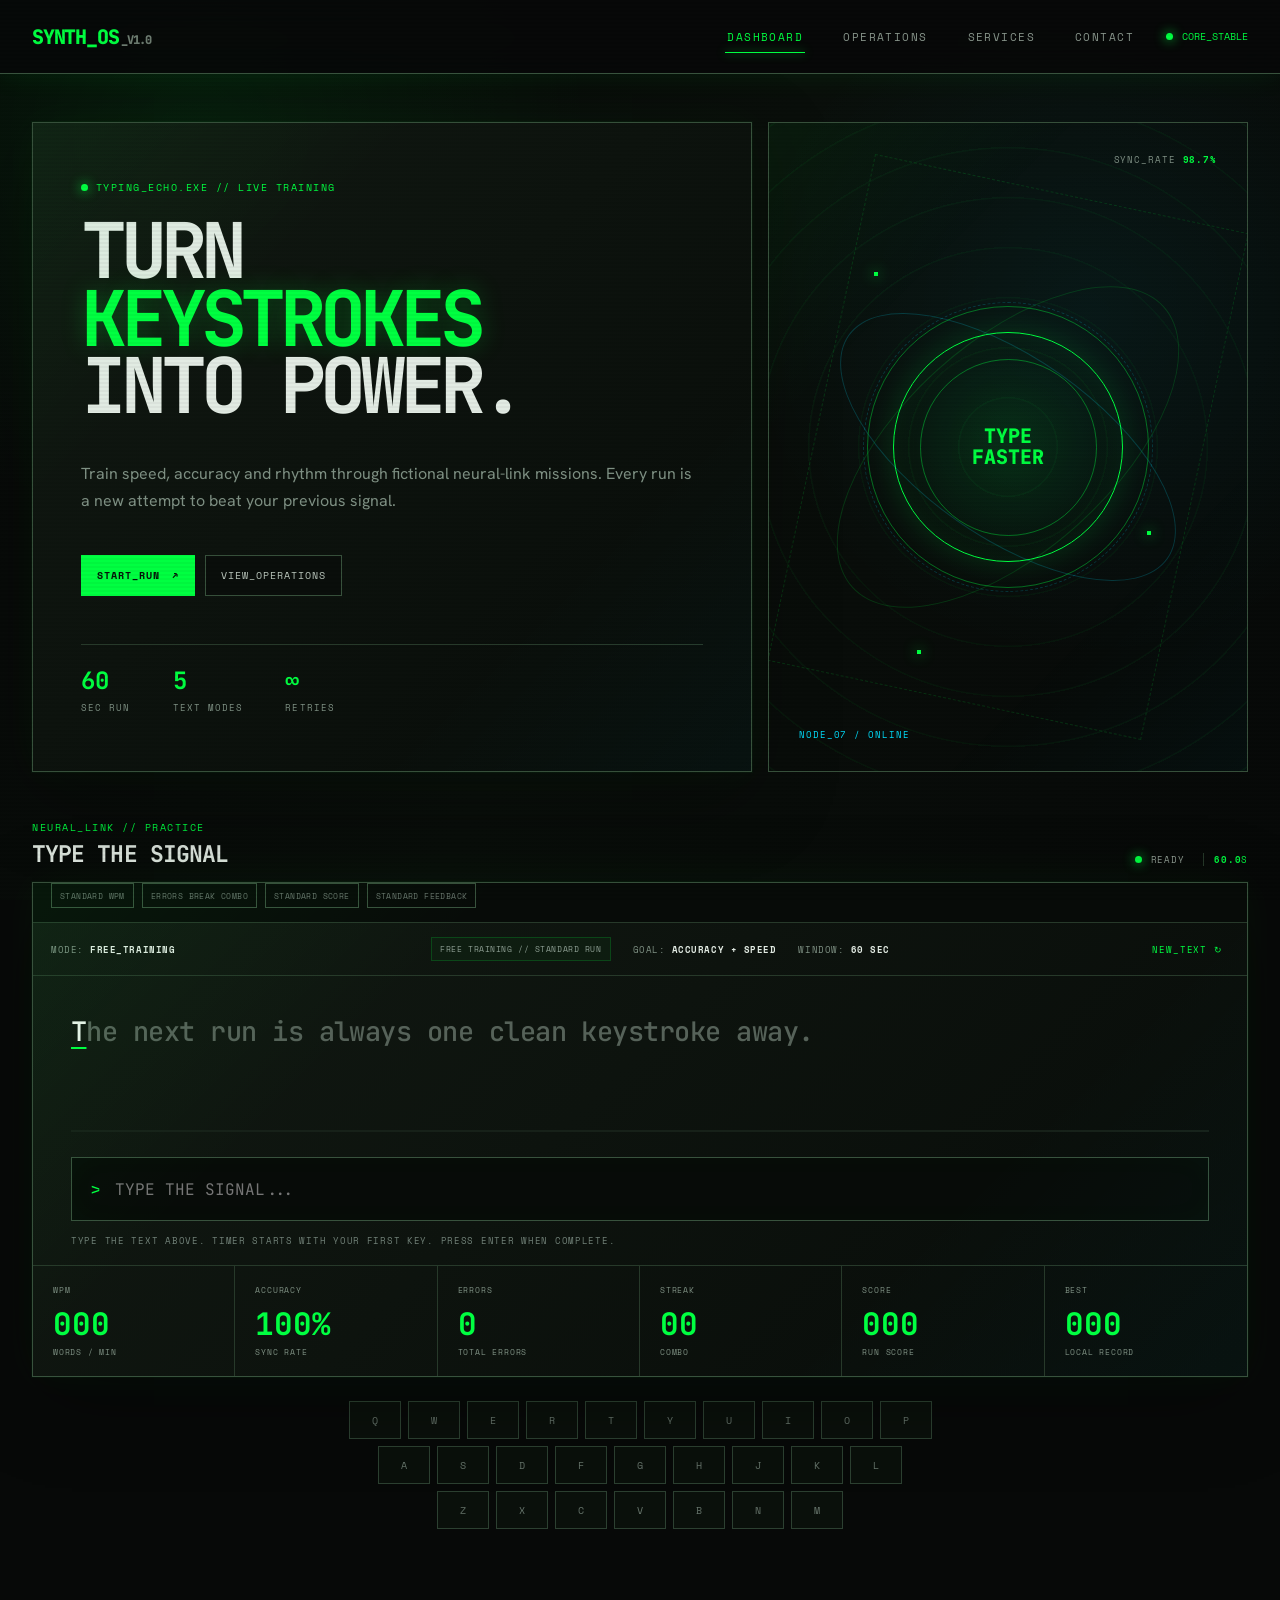
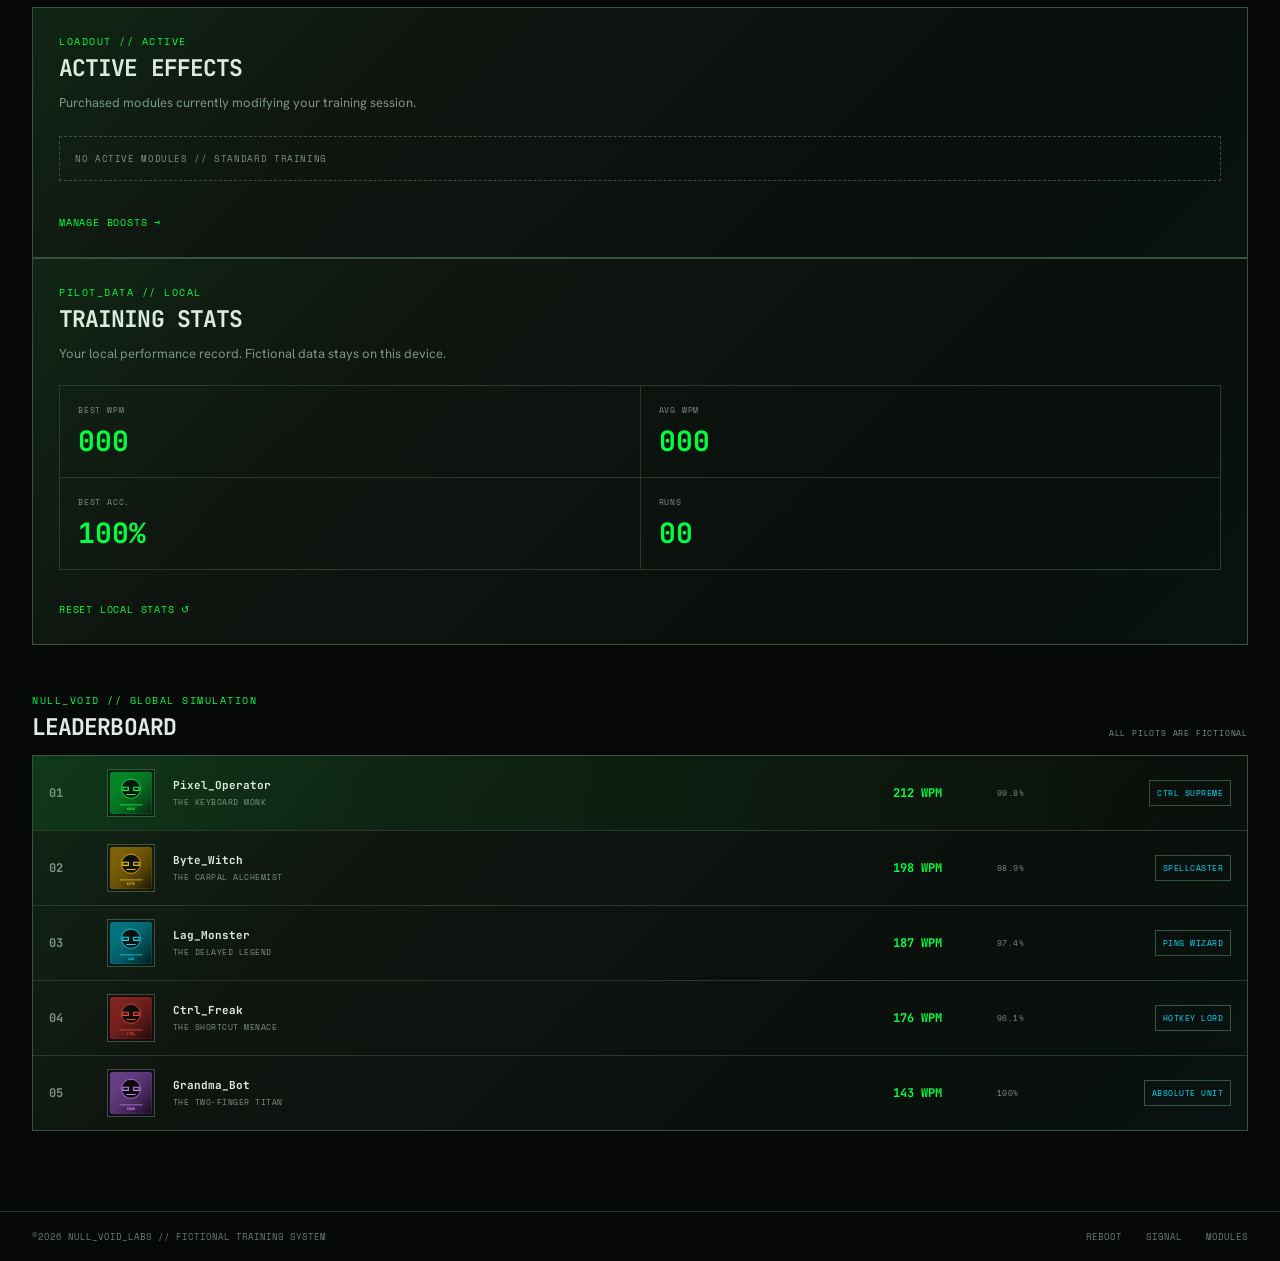
<file: index.html>
<!doctype html>
<html lang="en">
<head><meta charset="utf-8"><meta name="viewport" content="width=device-width,initial-scale=1"><meta name="description" content="SYNTH_OS — fictional gamified typing terminal."><title>SYNTH_OS // DASHBOARD</title><link rel="stylesheet" href="css/styles.css"></head>
<body data-page="dashboard">
<header class="site-header"><div class="header-inner"><a class="brand" href="index.html">SYNTH_OS<span>_V1.0</span></a><nav class="main-nav" aria-label="Primary navigation"><a class="nav-link active" href="index.html" aria-current="page">DASHBOARD</a><a class="nav-link" href="trabajos.html">OPERATIONS</a><a class="nav-link" href="servicios.html">SERVICES</a><a class="nav-link" href="contacto.html">CONTACT</a></nav><div class="header-status"><i></i>CORE_STABLE</div><button class="mobile-nav-toggle" type="button" aria-expanded="false" aria-controls="mobile-menu">MENU</button></div></header>
<nav class="mobile-menu" id="mobile-menu" aria-label="Mobile navigation"><a class="active" href="index.html" aria-current="page">DASHBOARD</a><a href="trabajos.html">OPERATIONS</a><a href="servicios.html">SERVICES</a><a href="contacto.html">CONTACT</a></nav>
<main class="page">
<section class="hero-grid reveal"><div class="hero-copy panel glow-panel"><div class="eyebrow"><span class="live-dot"></span> TYPING_ECHO.EXE // LIVE TRAINING</div><h1 class="hero-title">TURN<br><em>KEYSTROKES</em><br>INTO POWER.</h1><p>Train speed, accuracy and rhythm through fictional neural-link missions. Every run is a new attempt to beat your previous signal.</p><div class="hero-actions"><a class="btn btn-primary" href="#typing-zone">START_RUN <span>↗</span></a><a class="btn" href="trabajos.html">VIEW_OPERATIONS</a></div><div class="hero-metrics"><div><strong>60</strong><span>SEC RUN</span></div><div><strong>5</strong><span>TEXT MODES</span></div><div><strong>∞</strong><span>RETRIES</span></div></div></div><div class="hero-visual panel"><div class="orbit orbit-a"></div><div class="orbit orbit-b"></div><div class="orbit orbit-c"></div><div class="core-ring"><span>TYPE<br>FASTER</span></div><div class="visual-label top">SYNC_RATE <b>98.7%</b></div><div class="visual-label bottom">NODE_07 / ONLINE</div><div class="spark spark-1"></div><div class="spark spark-2"></div><div class="spark spark-3"></div></div></section>
<section class="typing-zone section" id="typing-zone"><div class="section-head"><div><div class="eyebrow">NEURAL_LINK // PRACTICE</div><h2 class="section-title">TYPE THE SIGNAL</h2></div><div class="run-state"><span class="state-dot"></span><span id="run-state">READY</span><span class="timer"><b id="timer">60.0</b>S</span></div></div>
<div class="typing-shell panel glow-panel"><div id="active-boost" class="active-boost">NO ACTIVE BOOSTS // STANDARD TRAINING</div><div id="boost-effect-panel" aria-label="Active boost effects"></div><div class="typing-toolbar"><span>MODE: <b id="typing-mode">FREE_TRAINING</b></span><span class="selected-operation" id="selected-operation">FREE TRAINING // STANDARD RUN</span><span>GOAL: <b id="typing-goal">ACCURACY + SPEED</b></span><span>WINDOW: <b id="typing-duration">60 SEC</b></span><button class="mini-btn" id="new-challenge" type="button">NEW_TEXT ↻</button></div><div class="challenge-wrap"><div id="challenge-text" class="challenge-text" aria-label="Text to type"></div><div class="challenge-progress"><span id="challenge-progress-bar"></span></div></div><div class="typing-input-wrap"><span class="input-prefix">&gt;</span><input id="typing-input" aria-label="Typing test input" autocomplete="off" autocapitalize="off" spellcheck="false" placeholder="START TYPING..."><span class="input-caret"></span></div><div id="typing-feedback" class="typing-feedback" aria-live="polite">TYPE THE TEXT ABOVE. THE TIMER STARTS WITH YOUR FIRST KEY.</div><div id="precision-alert" class="precision-alert" aria-live="polite"></div><div class="typing-stats"><article><span>WPM</span><strong id="wpm">000</strong><small>WORDS / MIN</small></article><article><span>ACCURACY</span><strong id="accuracy">100%</strong><small>SYNC RATE</small></article><article><span>ERRORS</span><strong id="errors">0</strong><small>TOTAL ERRORS</small></article><article><span>STREAK</span><strong id="streak">00</strong><small>COMBO</small></article><article><span>SCORE</span><strong id="score">000</strong><small>RUN SCORE</small></article><article><span>BEST</span><strong id="best-wpm">000</strong><small>LOCAL RECORD</small></article></div></div>
<div class="keyboard" id="keyboard" aria-hidden="true"><div class="key-row"><span>Q</span><span>W</span><span>E</span><span>R</span><span>T</span><span>Y</span><span>U</span><span>I</span><span>O</span><span>P</span></div><div class="key-row offset"><span>A</span><span>S</span><span>D</span><span>F</span><span>G</span><span>H</span><span>J</span><span>K</span><span>L</span></div><div class="key-row offset2"><span>Z</span><span>X</span><span>C</span><span>V</span><span>B</span><span>N</span><span>M</span></div></div></section>
<section class="section grid-2 dashboard-insights"><article class="panel insight-card reveal"><div class="eyebrow">LOADOUT // ACTIVE</div><h2 class="section-title">ACTIVE EFFECTS</h2><p class="insight-intro">Purchased modules currently modifying your training session.</p><div id="dashboard-effects" class="dashboard-effects"><span class="effect-empty">NO ACTIVE MODULES // STANDARD TRAINING</span></div><a class="text-link" href="servicios.html">MANAGE BOOSTS →</a></article><article class="panel insight-card reveal"><div class="eyebrow">PILOT_DATA // LOCAL</div><h2 class="section-title">TRAINING STATS</h2><p class="insight-intro">Your local performance record. Fictional data stays on this device.</p><div class="stat-grid"><div><span>BEST WPM</span><strong id="dash-best-wpm">000</strong></div><div><span>AVG WPM</span><strong id="dash-avg-wpm">000</strong></div><div><span>BEST ACC.</span><strong id="dash-best-accuracy">100%</strong></div><div><span>RUNS</span><strong id="dash-runs">00</strong></div></div><button class="text-link button-link" id="reset-stats" type="button">RESET LOCAL STATS ↺</button></article></section>
<section class="section leaderboard-section"><div class="section-head"><div><div class="eyebrow">NULL_VOID // GLOBAL SIMULATION</div><h2 class="section-title">LEADERBOARD</h2></div><span class="leaderboard-note">ALL PILOTS ARE FICTIONAL</span></div><div class="leaderboard panel" id="leaderboard"><article class="leader-row top-rank"><span class="rank">01</span><img src="assets/pixel-operator.svg" alt="Pixel Operator avatar"><div class="pilot"><b>Pixel_Operator</b><span>THE KEYBOARD MONK</span></div><strong>212 WPM</strong><em>99.8%</em><span class="rank-tag">CTRL SUPREME</span></article><article class="leader-row"><span class="rank">02</span><img src="assets/byte-witch.svg" alt="Byte Witch avatar"><div class="pilot"><b>Byte_Witch</b><span>THE CARPAL ALCHEMIST</span></div><strong>198 WPM</strong><em>98.9%</em><span class="rank-tag">SPELLCASTER</span></article><article class="leader-row"><span class="rank">03</span><img src="assets/lag-monster.svg" alt="Lag Monster avatar"><div class="pilot"><b>Lag_Monster</b><span>THE DELAYED LEGEND</span></div><strong>187 WPM</strong><em>97.4%</em><span class="rank-tag">PING WIZARD</span></article><article class="leader-row"><span class="rank">04</span><img src="assets/ctrl-freak.svg" alt="Ctrl Freak avatar"><div class="pilot"><b>Ctrl_Freak</b><span>THE SHORTCUT MENACE</span></div><strong>176 WPM</strong><em>96.1%</em><span class="rank-tag">HOTKEY LORD</span></article><article class="leader-row"><span class="rank">05</span><img src="assets/grandma-bot.svg" alt="Grandma Bot avatar"><div class="pilot"><b>Grandma_Bot</b><span>THE TWO-FINGER TITAN</span></div><strong>143 WPM</strong><em>100%</em><span class="rank-tag">ABSOLUTE UNIT</span></article></div></section>

</main><footer class="page-footer"><span>©2026 NULL_VOID_LABS // FICTIONAL TRAINING SYSTEM</span><div><a href="index.html">REBOOT</a><a href="contacto.html">SIGNAL</a><a href="servicios.html">MODULES</a></div></footer><div id="result-modal" class="result-modal" role="dialog" aria-modal="true" aria-labelledby="result-title" aria-describedby="result-message" aria-hidden="true"><div class="result-card panel"><button class="modal-close" id="close-result" type="button" aria-label="Close result">×</button><div class="eyebrow">RUN_COMPLETE // SIGNAL_ARCHIVE</div><h2 id="result-title">SEQUENCE CLEARED.</h2><div class="result-grid"><div><span>WPM</span><b id="result-wpm">000</b></div><div><span>ACCURACY</span><b id="result-accuracy">100%</b></div><div><span>ERRORS</span><b id="result-errors">0</b></div><div><span>SCORE</span><b id="result-score">000</b></div><div><span>TIME</span><b id="result-time">0.0S</b></div></div><p id="result-message">Signal stable. Ready for another run?</p><button id="next-run" class="btn btn-primary" type="button">NEXT_CHALLENGE ↗</button></div></div><script src="js/main.js" defer></script>
</body></html>
</file>
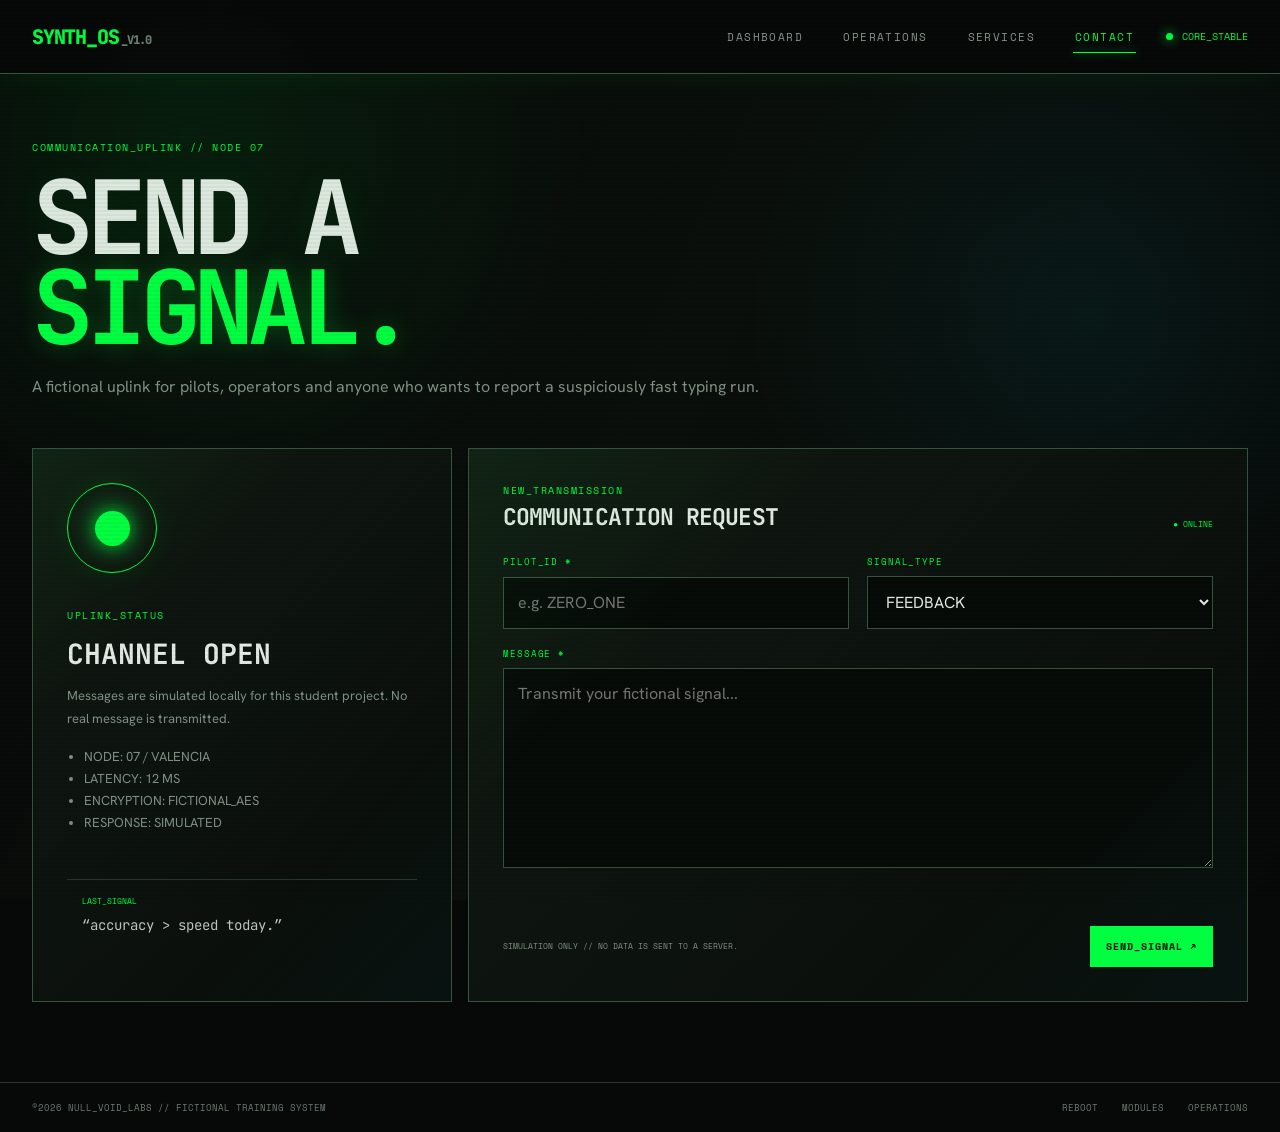
<file: contacto.html>
<!doctype html><html lang="en"><head><meta charset="utf-8"><meta name="viewport" content="width=device-width,initial-scale=1"><meta name="description" content="SYNTH_OS fictional communication uplink."><title>SYNTH_OS // CONTACT</title><link rel="stylesheet" href="css/styles.css"></head><body data-page="contact">
<header class="site-header"><div class="header-inner"><a class="brand" href="index.html">SYNTH_OS<span>_V1.0</span></a><nav class="main-nav" aria-label="Primary navigation"><a class="nav-link" href="index.html">DASHBOARD</a><a class="nav-link" href="trabajos.html">OPERATIONS</a><a class="nav-link" href="servicios.html">SERVICES</a><a class="nav-link active" href="contacto.html" aria-current="page">CONTACT</a></nav><div class="header-status"><i></i>CORE_STABLE</div><button class="mobile-nav-toggle" type="button" aria-expanded="false" aria-controls="mobile-menu">MENU</button></div></header><nav class="mobile-menu" id="mobile-menu" aria-label="Mobile navigation"><a href="index.html">DASHBOARD</a><a href="trabajos.html">OPERATIONS</a><a href="servicios.html">SERVICES</a><a class="active" href="contacto.html" aria-current="page">CONTACT</a></nav>
<main class="page"><section class="page-hero reveal"><div class="eyebrow">COMMUNICATION_UPLINK // NODE 07</div><h1 class="page-title">SEND A<br><span>SIGNAL.</span></h1><p class="page-intro">A fictional uplink for pilots, operators and anyone who wants to report a suspiciously fast typing run.</p></section><section class="contact-grid section"><article class="panel contact-info reveal"><div class="signal-orb"><span></span></div><div class="eyebrow">UPLINK_STATUS</div><h2>CHANNEL OPEN</h2><p>Messages are simulated locally for this student project. No real message is transmitted.</p><ul><li>NODE: 07 / VALENCIA</li><li>LATENCY: 12 MS</li><li>ENCRYPTION: FICTIONAL_AES</li><li>RESPONSE: SIMULATED</li></ul><div class="contact-feed"><span>LAST_SIGNAL</span><b>“accuracy > speed today.”</b></div></article><form class="panel form reveal" id="contact-form" novalidate><div class="form-head"><div><div class="eyebrow">NEW_TRANSMISSION</div><h2 class="section-title">COMMUNICATION REQUEST</h2></div><span class="form-state">● ONLINE</span></div><div class="form-grid"><label class="field"><span class="form-label">PILOT_ID *</span><input id="pilot" name="pilot" type="text" placeholder="e.g. ZERO_ONE" required></label><label class="field"><span class="form-label">SIGNAL_TYPE</span><select id="signal-type" name="signal-type"><option>FEEDBACK</option><option>BUG_REPORT</option><option>NEW_CHALLENGE</option><option>OTHER</option></select></label><label class="field full"><span class="form-label">MESSAGE *</span><textarea id="message" name="message" placeholder="Transmit your fictional signal..." required></textarea></label></div><div id="form-feedback" class="form-feedback" aria-live="polite"></div><div class="form-actions"><span class="fake-notice">SIMULATION ONLY // NO DATA IS SENT TO A SERVER.</span><button class="btn btn-primary" type="submit">SEND_SIGNAL ↗</button></div></form></section></main><footer class="page-footer"><span>©2026 NULL_VOID_LABS // FICTIONAL TRAINING SYSTEM</span><div><a href="index.html">REBOOT</a><a href="servicios.html">MODULES</a><a href="trabajos.html">OPERATIONS</a></div></footer><script src="js/main.js" defer></script></body></html>
</file>
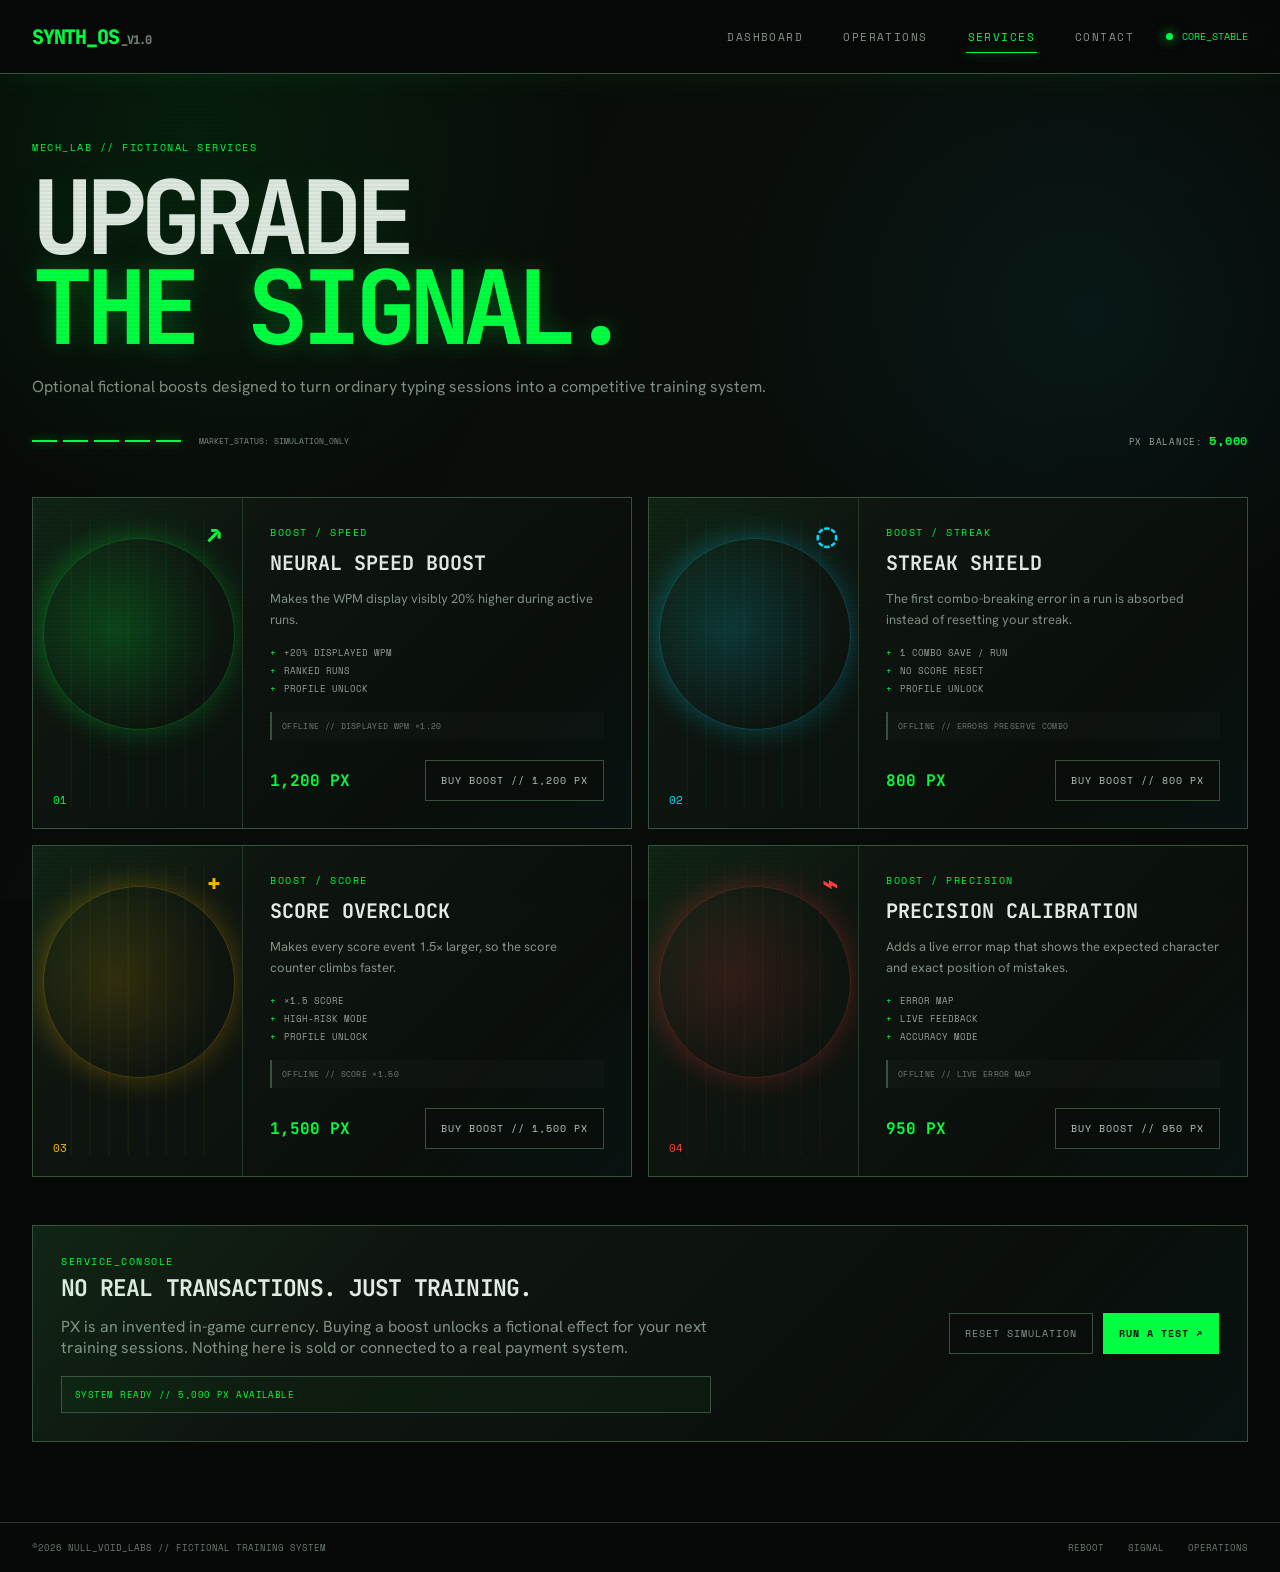
<file: servicios.html>
<!doctype html><html lang="en"><head><meta charset="utf-8"><meta name="viewport" content="width=device-width,initial-scale=1"><meta name="description" content="SYNTH_OS fictional training services."><title>SYNTH_OS // SERVICES</title><link rel="stylesheet" href="css/styles.css"></head><body data-page="services">
<header class="site-header"><div class="header-inner"><a class="brand" href="index.html">SYNTH_OS<span>_V1.0</span></a><nav class="main-nav" aria-label="Primary navigation"><a class="nav-link" href="index.html">DASHBOARD</a><a class="nav-link" href="trabajos.html">OPERATIONS</a><a class="nav-link active" href="servicios.html" aria-current="page">SERVICES</a><a class="nav-link" href="contacto.html">CONTACT</a></nav><div class="header-status"><i></i>CORE_STABLE</div><button class="mobile-nav-toggle" type="button" aria-expanded="false" aria-controls="mobile-menu">MENU</button></div></header><nav class="mobile-menu" id="mobile-menu" aria-label="Mobile navigation"><a href="index.html">DASHBOARD</a><a href="trabajos.html">OPERATIONS</a><a class="active" href="servicios.html" aria-current="page">SERVICES</a><a href="contacto.html">CONTACT</a></nav>
<main class="page"><section class="page-hero reveal"><div class="eyebrow">MECH_LAB // FICTIONAL SERVICES</div><h1 class="page-title">UPGRADE<br><span>THE SIGNAL.</span></h1><p class="page-intro">Optional fictional boosts designed to turn ordinary typing sessions into a competitive training system.</p><div class="signal-line"><i></i><i></i><i></i><i></i><i></i><span>MARKET_STATUS: SIMULATION_ONLY</span><strong class="px-balance">PX BALANCE: <b id="px-balance">5,000</b></strong></div></section>
<section class="service-grid section"><article class="service-card panel reveal"><div class="service-art art-green"><span>01</span><b>↗</b></div><div class="service-body"><div class="eyebrow">BOOST / SPEED</div><h2>NEURAL SPEED BOOST</h2><p>Makes the WPM display visibly 20% higher during active runs.</p><ul><li>+20% DISPLAYED WPM</li><li>RANKED RUNS</li><li>PROFILE UNLOCK</li></ul><div class="boost-status">OFFLINE // WPM ×1.20</div><div class="service-bottom"><strong>1,200 PX</strong><button class="btn service-btn" data-service="NEURAL_SPEED_BOOST" data-price="1200" type="button">BUY BOOST</button></div></div></article><article class="service-card panel reveal"><div class="service-art art-blue"><span>02</span><b>◌</b></div><div class="service-body"><div class="eyebrow">BOOST / STREAK</div><h2>STREAK SHIELD</h2><p>The first combo-breaking error in a run is absorbed instead of resetting your streak.</p><ul><li>1 COMBO SAVE / RUN</li><li>NO SCORE RESET</li><li>PROFILE UNLOCK</li></ul><div class="boost-status">OFFLINE // 1 ERROR SAVED / RUN</div><div class="service-bottom"><strong>800 PX</strong><button class="btn service-btn" data-service="STREAK_SHIELD" data-price="800" type="button">BUY BOOST</button></div></div></article><article class="service-card panel reveal"><div class="service-art art-amber"><span>03</span><b>+</b></div><div class="service-body"><div class="eyebrow">BOOST / SCORE</div><h2>SCORE OVERCLOCK</h2><p>Makes every score event 1.5× larger, so the score counter climbs faster.</p><ul><li>×1.5 SCORE</li><li>HIGH-RISK MODE</li><li>PROFILE UNLOCK</li></ul><div class="boost-status">OFFLINE // SCORE ×1.50</div><div class="service-bottom"><strong>1,500 PX</strong><button class="btn service-btn" data-service="SCORE_OVERCLOCK" data-price="1500" type="button">BUY BOOST</button></div></div></article><article class="service-card panel reveal"><div class="service-art art-red"><span>04</span><b>⌁</b></div><div class="service-body"><div class="eyebrow">BOOST / PRECISION</div><h2>PRECISION CALIBRATION</h2><p>Adds a live error map that shows the expected character and exact position of mistakes.</p><ul><li>ERROR MAP</li><li>LIVE FEEDBACK</li><li>ACCURACY MODE</li></ul><div class="boost-status">OFFLINE // LIVE ERROR MAP</div><div class="service-bottom"><strong>950 PX</strong><button class="btn service-btn" data-service="PRECISION_CALIBRATION" data-price="950" type="button">BUY BOOST</button></div></div></article></section>
<section class="section panel service-console reveal"><div><div class="eyebrow">SERVICE_CONSOLE</div><h2 class="section-title">NO REAL TRANSACTIONS. JUST TRAINING.</h2><p>PX is an invented in-game currency. Buying a boost unlocks a fictional effect for your next training sessions. Nothing here is sold or connected to a real payment system.</p><div id="service-console-status" class="service-purchase-status">SYSTEM READY // 5,000 PX AVAILABLE</div></div><div class="service-console-actions"><button class="btn" id="reset-loadout" type="button">RESET SIMULATION</button><a class="btn btn-primary" href="index.html#typing-zone">RUN A TEST ↗</a></div></section></main><footer class="page-footer"><span>©2026 NULL_VOID_LABS // FICTIONAL TRAINING SYSTEM</span><div><a href="index.html">REBOOT</a><a href="contacto.html">SIGNAL</a><a href="trabajos.html">OPERATIONS</a></div></footer><script src="js/main.js" defer></script></body></html>
</file>
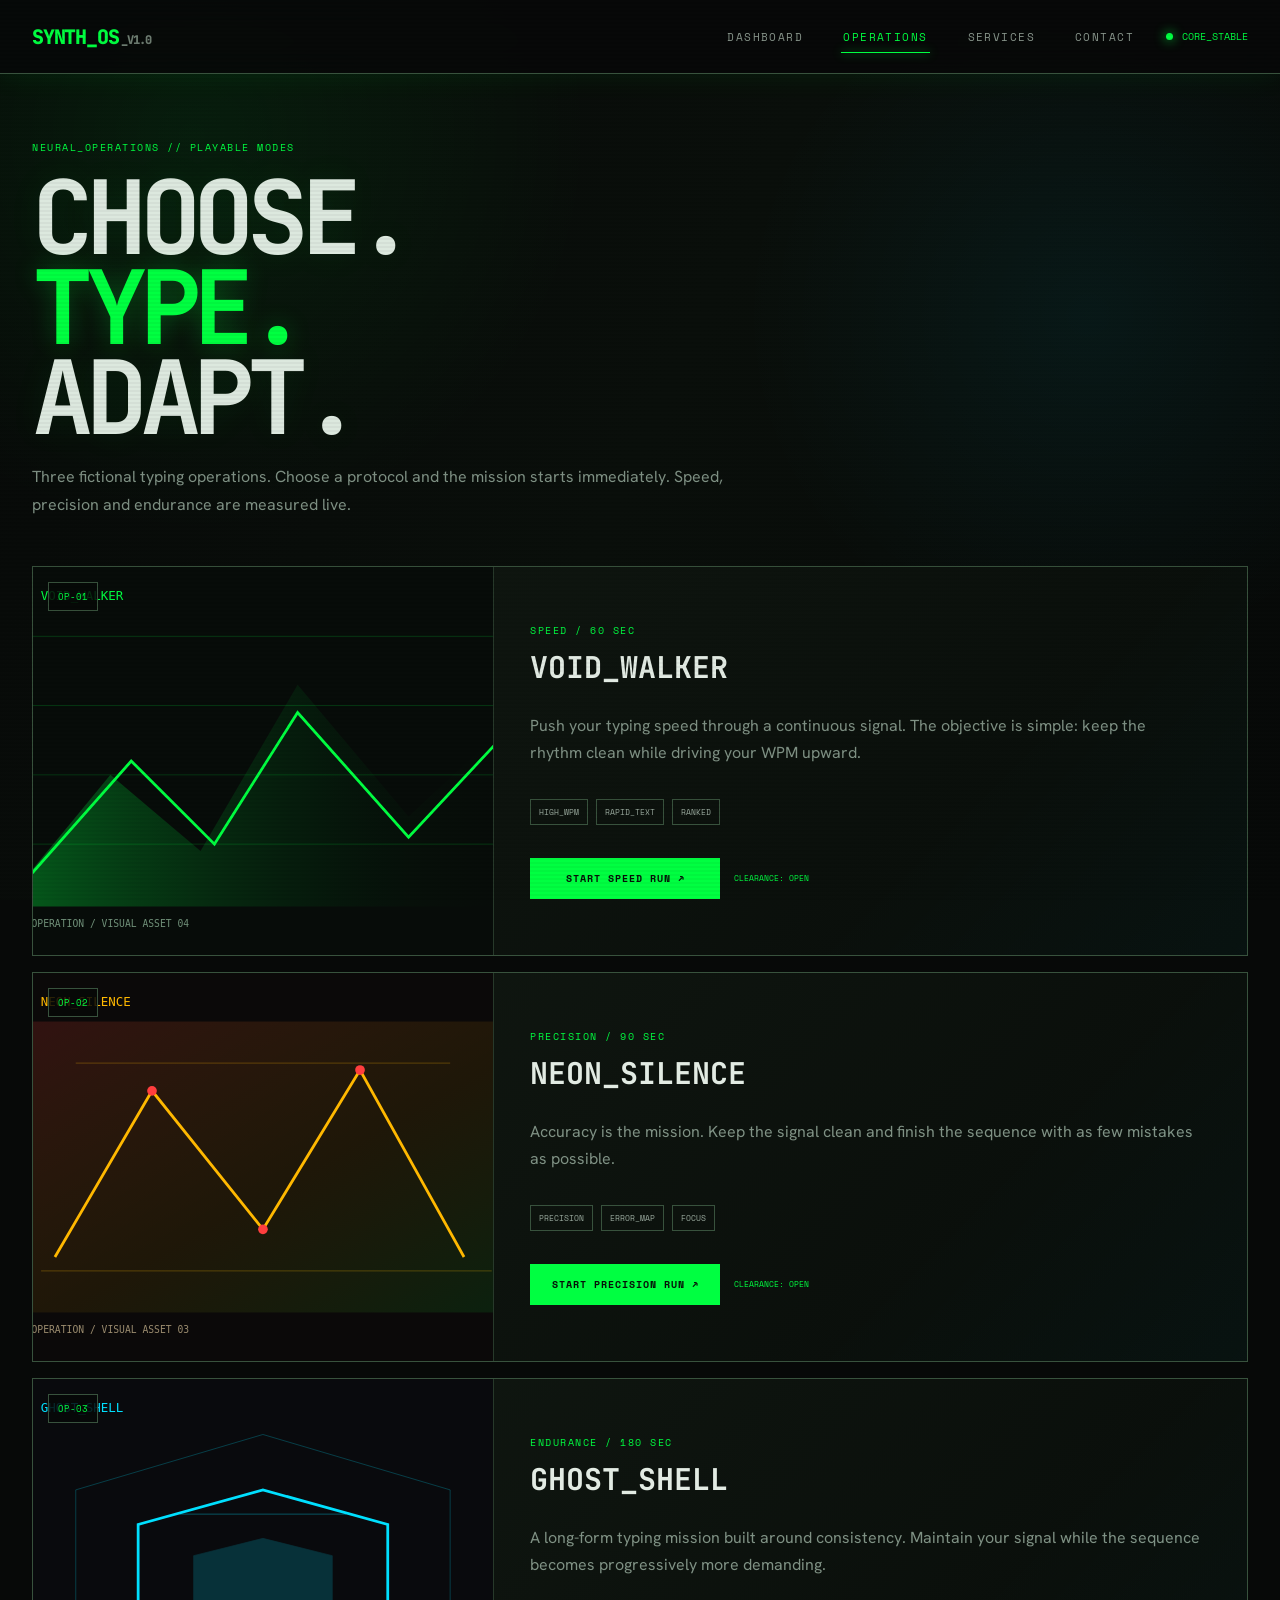
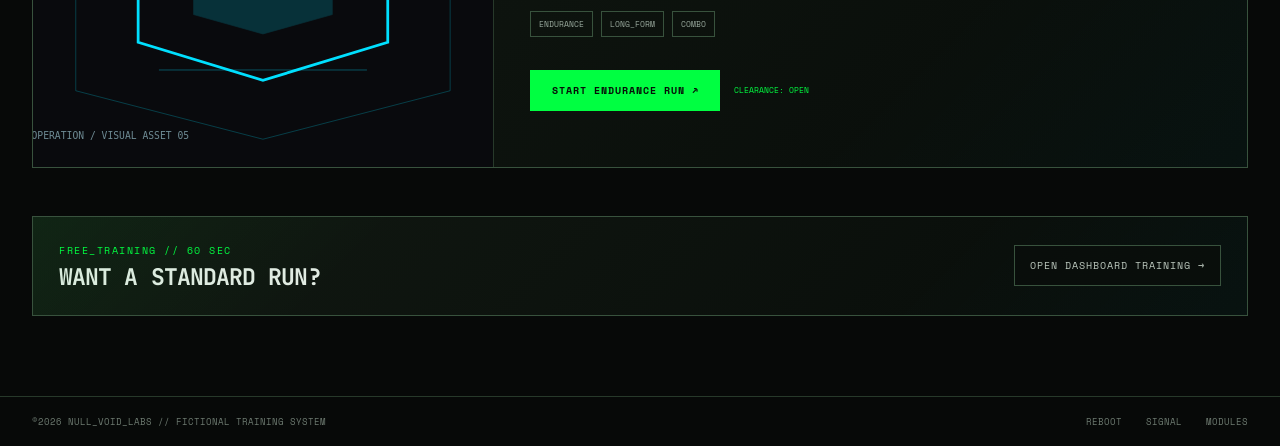
<file: trabajos.html>
<!doctype html><html lang="en"><head><meta charset="utf-8"><meta name="viewport" content="width=device-width,initial-scale=1"><meta name="description" content="SYNTH_OS fictional typing operations."><title>SYNTH_OS // OPERATIONS</title><link rel="stylesheet" href="css/styles.css"></head><body data-page="operations">
<header class="site-header"><div class="header-inner"><a class="brand" href="index.html">SYNTH_OS<span>_V1.0</span></a><nav class="main-nav" aria-label="Primary navigation"><a class="nav-link" href="index.html">DASHBOARD</a><a class="nav-link active" href="trabajos.html" aria-current="page">OPERATIONS</a><a class="nav-link" href="servicios.html">SERVICES</a><a class="nav-link" href="contacto.html">CONTACT</a></nav><div class="header-status"><i></i>CORE_STABLE</div><button class="mobile-nav-toggle" type="button" aria-expanded="false" aria-controls="mobile-menu">MENU</button></div></header><nav class="mobile-menu" id="mobile-menu" aria-label="Mobile navigation"><a href="index.html">DASHBOARD</a><a class="active" href="trabajos.html" aria-current="page">OPERATIONS</a><a href="servicios.html">SERVICES</a><a href="contacto.html">CONTACT</a></nav>
<main class="page">
<section class="page-hero reveal"><div class="eyebrow">NEURAL_OPERATIONS // PLAYABLE MODES</div><h1 class="page-title">CHOOSE.<br><span>TYPE.</span><br>ADAPT.</h1><p class="page-intro">Three fictional typing operations. Choose a protocol and the mission starts immediately. Speed, precision and endurance are measured live.</p></section>
<section class="operation-list section">
<article class="operation panel reveal" data-operation="VOID_WALKER"><div class="op-image"><img src="assets/void-walker.svg" alt="Abstract fictional Void Walker operation graphic"><span>OP-01</span></div><div class="op-content"><div class="eyebrow">SPEED / 60 SEC</div><h2>VOID_WALKER</h2><p>Push your typing speed through a continuous signal. The objective is simple: keep the rhythm clean while driving your WPM upward.</p><div class="tags"><span>HIGH_WPM</span><span>RAPID_TEXT</span><span>RANKED</span></div><div class="op-actions"><a class="btn btn-primary start-operation" href="index.html?operation=VOID_WALKER#typing-zone">START SPEED RUN ↗</a><span class="op-status">CLEARANCE: OPEN</span></div></div></article>
<article class="operation panel reveal" data-operation="NEON_SILENCE"><div class="op-image"><img src="assets/neon-silence.svg" alt="Abstract fictional Neon Silence operation graphic"><span>OP-02</span></div><div class="op-content"><div class="eyebrow">PRECISION / 90 SEC</div><h2>NEON_SILENCE</h2><p>Accuracy is the mission. Keep the signal clean and finish the sequence with as few mistakes as possible.</p><div class="tags"><span>PRECISION</span><span>ERROR_MAP</span><span>FOCUS</span></div><div class="op-actions"><a class="btn btn-primary start-operation" href="index.html?operation=NEON_SILENCE#typing-zone">START PRECISION RUN ↗</a><span class="op-status">CLEARANCE: OPEN</span></div></div></article>
<article class="operation panel reveal" data-operation="GHOST_SHELL"><div class="op-image"><img src="assets/ghost-shell.svg" alt="Abstract fictional Ghost Shell operation graphic"><span>OP-03</span></div><div class="op-content"><div class="eyebrow">ENDURANCE / 180 SEC</div><h2>GHOST_SHELL</h2><p>A long-form typing mission built around consistency. Maintain your signal while the sequence becomes progressively more demanding.</p><div class="tags"><span>ENDURANCE</span><span>LONG_FORM</span><span>COMBO</span></div><div class="op-actions"><a class="btn btn-primary start-operation" href="index.html?operation=GHOST_SHELL#typing-zone">START ENDURANCE RUN ↗</a><span class="op-status">CLEARANCE: OPEN</span></div></div></article>
</section>
<section class="section operation-cta panel reveal"><div><div class="eyebrow">FREE_TRAINING // 60 SEC</div><h2 class="section-title">WANT A STANDARD RUN?</h2></div><a class="btn" href="index.html#typing-zone">OPEN DASHBOARD TRAINING →</a></section>

</div>
</main><footer class="page-footer"><span>©2026 NULL_VOID_LABS // FICTIONAL TRAINING SYSTEM</span><div><a href="index.html">REBOOT</a><a href="contacto.html">SIGNAL</a><a href="servicios.html">MODULES</a></div></footer><script src="js/main.js" defer></script></body></html>
</file>
<file: css/styles.css>
@import url('https://fonts.googleapis.com/css2?family=Hanken+Grotesk:wght@400;500;600;700&family=JetBrains+Mono:wght@400;500;600;700;800&family=Space+Mono:wght@400;700&display=swap');
:root{--void:#070908;--surface:#0d120e;--surface2:#111a13;--line:#27392a;--line2:#38523d;--muted:#7f9184;--text:#e2ebe3;--green:#00ff41;--green2:#70ff91;--cyan:#00e0ff;--amber:#ffb800;--red:#ff3e3e;--max:1440px;--header:74px;--ease:cubic-bezier(.2,.8,.2,1)}
*{box-sizing:border-box}html{scroll-behavior:smooth}body{margin:0;background:var(--void);color:var(--text);font-family:'Hanken Grotesk',sans-serif;overflow-x:hidden}body:before{content:'';position:fixed;inset:0;pointer-events:none;z-index:100;background:linear-gradient(rgba(0,0,0,0) 50%,rgba(0,0,0,.24) 50%);background-size:100% 4px;opacity:.14}body:after{content:'';position:fixed;inset:0;pointer-events:none;z-index:-1;background:radial-gradient(circle at 15% 15%,rgba(0,255,65,.08),transparent 30%),radial-gradient(circle at 85% 35%,rgba(0,224,255,.06),transparent 28%),linear-gradient(115deg,#070908 0%,#0a0f0b 50%,#070908 100%)}a{color:inherit;text-decoration:none}button,input,textarea,select{font:inherit}button{cursor:pointer}::selection{background:var(--green);color:#061008}.mono,.eyebrow,.nav-link,.btn,.stat-label,.meta,.code,.footer,.form-label,.status,.service-code,.log-code,.timer,.run-state,.typing-feedback,.typing-stats,.feed-line,.form-state,.tags,.op-status{font-family:'Space Mono',monospace}.heading,.hero-title,.page-title,.section-title,h2,h3{font-family:'JetBrains Mono',monospace}.site-header{position:sticky;top:0;z-index:50;height:var(--header);background:rgba(7,9,8,.88);border-bottom:1px solid var(--line2);box-shadow:0 0 30px rgba(0,255,65,.08);backdrop-filter:blur(14px)}.header-inner{height:100%;max-width:var(--max);margin:auto;padding:0 32px;display:flex;align-items:center;gap:30px}.brand{font:800 20px 'JetBrains Mono',monospace;color:var(--green);letter-spacing:-.06em;white-space:nowrap}.brand span{color:#6e7d71;font-size:12px;margin-left:3px}.main-nav{margin-left:auto;display:flex;align-items:center;gap:36px}.nav-link{position:relative;padding:12px 2px;color:#89968c;font-size:11px;letter-spacing:.13em;transition:.25s var(--ease)}.nav-link:before{content:'';position:absolute;left:0;right:100%;bottom:4px;height:1px;background:var(--green);transition:.3s var(--ease);box-shadow:0 0 10px rgba(0,255,65,.8)}.nav-link:hover,.nav-link.active{color:var(--green)}.nav-link:hover:before,.nav-link.active:before{right:0}.header-status{display:flex;align-items:center;gap:9px;color:var(--green);font:10px 'Space Mono',monospace;white-space:nowrap}.header-status i,.live-dot,.state-dot{width:7px;height:7px;border-radius:50%;display:inline-block;background:var(--green);box-shadow:0 0 12px var(--green);animation:pulse 1.7s infinite}.mobile-nav-toggle{display:none;border:1px solid var(--green);background:transparent;color:var(--green);padding:9px 12px;font:10px 'Space Mono',monospace;letter-spacing:.12em}.mobile-menu{display:none}
.page{max-width:var(--max);margin:auto;padding:48px 32px 80px}.panel{position:relative;background:linear-gradient(135deg,rgba(18,26,19,.96),rgba(8,12,9,.98));border:1px solid var(--line2);overflow:hidden}.panel:before{content:'';position:absolute;inset:0;pointer-events:none;background:linear-gradient(135deg,rgba(0,255,65,.06),transparent 28%,transparent 72%,rgba(0,224,255,.035));opacity:.9}.glow-panel{box-shadow:0 0 0 1px rgba(0,255,65,.03),0 24px 80px rgba(0,0,0,.32),0 0 40px rgba(0,255,65,.045)}.glow-panel:hover{box-shadow:0 0 0 1px rgba(0,255,65,.14),0 30px 90px rgba(0,0,0,.38),0 0 55px rgba(0,255,65,.08)}.eyebrow{font-size:10px;letter-spacing:.15em;color:var(--green);text-transform:uppercase}.page-hero{padding:18px 0 0}.page-title{font-size:clamp(48px,8vw,106px);line-height:.88;letter-spacing:-.07em;margin:18px 0 20px;color:#dce8de;text-shadow:0 0 35px rgba(0,255,65,.07)}.page-title span,.hero-title em{font-style:normal;color:var(--green);text-shadow:0 0 25px rgba(0,255,65,.25)}.page-intro{max-width:760px;color:var(--muted);line-height:1.7;font-size:16px}.section{margin-top:48px}.section-head{display:flex;align-items:end;justify-content:space-between;gap:20px;margin-bottom:16px}.section-title{font-size:23px;line-height:1.05;letter-spacing:-.04em;margin:7px 0 0}.btn{display:inline-flex;align-items:center;justify-content:center;gap:12px;border:1px solid var(--line2);background:rgba(10,14,11,.85);color:#bdc9bf;padding:12px 15px;font-size:10px;letter-spacing:.1em;transition:.25s var(--ease);position:relative;overflow:hidden}.btn:after{content:'';position:absolute;inset:0;transform:translateX(-105%);background:linear-gradient(90deg,transparent,rgba(0,255,65,.15),transparent);transition:.5s var(--ease)}.btn:hover:after{transform:translateX(105%)}.btn:hover{border-color:var(--green);color:var(--green);box-shadow:0 0 22px rgba(0,255,65,.08);transform:translateY(-2px)}.btn-primary{background:var(--green);color:#061008;border-color:var(--green);font-weight:700}.btn-primary:hover{background:#55ff7c;color:#061008;box-shadow:0 0 30px rgba(0,255,65,.25)}.hero-grid{display:grid;grid-template-columns:1.2fr .8fr;min-height:650px;gap:16px}.hero-copy{padding:48px;display:flex;flex-direction:column;justify-content:center}.hero-title{font-size:clamp(48px,6vw,88px);line-height:.88;letter-spacing:-.08em;margin:22px 0 24px}.hero-copy>p{max-width:660px;color:var(--muted);font-size:16px;line-height:1.7}.hero-actions{display:flex;gap:10px;flex-wrap:wrap;margin-top:25px}.hero-metrics{display:flex;gap:42px;margin-top:48px;border-top:1px solid var(--line);padding-top:20px}.hero-metrics div{display:grid;gap:5px}.hero-metrics strong{font:700 24px 'JetBrains Mono',monospace;color:var(--green)}.hero-metrics span{font:9px 'Space Mono',monospace;color:var(--muted);letter-spacing:.12em}.hero-visual{min-height:650px;display:grid;place-items:center;background:radial-gradient(circle at 50% 50%,rgba(0,255,65,.12),transparent 30%),repeating-radial-gradient(circle at center,transparent 0 48px,rgba(0,255,65,.045) 49px 50px)}.hero-visual:after{content:'';position:absolute;inset:10%;border:1px dashed rgba(0,255,65,.14);transform:rotate(12deg);animation:spin 26s linear infinite}.core-ring{width:230px;height:230px;border:1px solid var(--green);border-radius:50%;display:grid;place-items:center;color:var(--green);text-align:center;font:800 20px 'JetBrains Mono',monospace;line-height:1.05;box-shadow:0 0 30px rgba(0,255,65,.15),inset 0 0 30px rgba(0,255,65,.08);animation:float 5s ease-in-out infinite}.core-ring:before,.core-ring:after{content:'';position:absolute;border:1px solid rgba(0,255,65,.4);border-radius:50%;animation:orbit 8s linear infinite}.core-ring:before{width:280px;height:280px}.core-ring:after{width:175px;height:175px;animation-direction:reverse;animation-duration:6s}.orbit{position:absolute;border-radius:50%;border:1px solid rgba(0,224,255,.2);animation:orbit 14s linear infinite}.orbit-a{width:390px;height:180px;transform:rotate(35deg)}.orbit-b{width:420px;height:210px;transform:rotate(-42deg);animation-duration:18s;border-color:rgba(0,255,65,.16)}.orbit-c{width:290px;height:290px;border-style:dashed;animation-duration:22s}.visual-label{position:absolute;font:9px 'Space Mono',monospace;color:#819287;letter-spacing:.1em}.visual-label b{color:var(--green)}.visual-label.top{top:30px;right:30px}.visual-label.bottom{bottom:30px;left:30px;color:var(--cyan)}.spark{position:absolute;width:4px;height:4px;background:var(--green);box-shadow:0 0 14px var(--green);animation:blink 2.2s infinite}.spark-1{top:23%;left:22%}.spark-2{right:20%;top:63%;animation-delay:.8s}.spark-3{left:31%;bottom:18%;animation-delay:1.3s}
.run-state{display:flex;align-items:center;gap:9px;color:#92a095;font-size:9px;letter-spacing:.08em}.run-state .timer{margin-left:10px;padding-left:10px;border-left:1px solid var(--line);color:var(--green)}.typing-shell{padding:0}.typing-toolbar{display:flex;align-items:center;gap:22px;padding:14px 18px;border-bottom:1px solid var(--line);color:var(--muted);font:9px 'Space Mono',monospace;letter-spacing:.06em}.typing-toolbar b{color:var(--text)}.mini-btn{margin-left:auto;border:0;background:transparent;color:var(--green);font:9px 'Space Mono',monospace;letter-spacing:.1em}.mini-btn:hover{text-shadow:0 0 12px var(--green)}.challenge-wrap{padding:32px 38px 25px}.challenge-text{min-height:100px;font:500 clamp(19px,2.1vw,28px)/1.75 'JetBrains Mono',monospace;letter-spacing:-.02em;color:#59655c}.challenge-text span{transition:.12s;color:#566259}.challenge-text span.done{color:var(--green);text-shadow:0 0 8px rgba(0,255,65,.2)}.challenge-text span.current{color:#eaf3eb;text-decoration:underline;text-decoration-color:var(--green);text-underline-offset:6px}.challenge-text span.error{color:#ff6b6b;background:rgba(255,62,62,.14);text-decoration:underline;text-decoration-color:var(--red)}.challenge-progress{height:2px;background:#172119;margin-top:22px;overflow:hidden}.challenge-progress span{display:block;height:100%;width:0;background:linear-gradient(90deg,var(--green),var(--cyan));box-shadow:0 0 12px rgba(0,255,65,.5);transition:width .15s}.typing-input-wrap{margin:0 38px;border:1px solid var(--line2);background:#070b08;display:flex;align-items:center;min-height:64px;padding:0 18px;box-shadow:inset 0 0 30px rgba(0,255,65,.025)}.input-prefix{font:18px 'Space Mono',monospace;color:var(--green);margin-right:12px}.typing-input-wrap input{width:100%;border:0;outline:0;background:transparent;color:var(--text);font:16px 'JetBrains Mono',monospace;caret-color:var(--green)}.typing-input-wrap:focus-within{border-color:var(--green);box-shadow:0 0 25px rgba(0,255,65,.08),inset 0 0 30px rgba(0,255,65,.025)}.typing-feedback{padding:13px 38px 18px;color:#718178;font-size:9px;letter-spacing:.08em}.typing-stats{display:grid;grid-template-columns:repeat(5,1fr);border-top:1px solid var(--line)}.typing-stats article{padding:18px 20px;border-right:1px solid var(--line);position:relative}.typing-stats article:last-child{border-right:0}.typing-stats span,.typing-stats small{display:block;color:var(--muted);font-size:8px;letter-spacing:.1em}.typing-stats strong{display:block;color:var(--green);font:700 31px 'JetBrains Mono',monospace;margin:7px 0 2px}.keyboard{padding:24px 38px 30px;display:grid;gap:7px}.key-row{display:flex;justify-content:center;gap:7px}.key-row.offset{padding:0 3%}.key-row.offset2{padding:0 8%}.key-row span{width:52px;height:38px;display:grid;place-items:center;border:1px solid #2c4031;background:#0a100b;color:#65736a;font:10px 'Space Mono',monospace;transition:.08s}.key-row span.hit{background:var(--green);color:#061008;border-color:var(--green);box-shadow:0 0 16px rgba(0,255,65,.35);transform:translateY(2px)}.mission-card,.feed-card{padding:30px}.mission-card p{color:var(--muted);line-height:1.6;font-size:14px}.text-link{display:inline-block;margin-top:12px;color:var(--green);font:10px 'Space Mono',monospace;letter-spacing:.08em}.feed-card{overflow:hidden}.feed-line{display:grid;grid-template-columns:90px 1fr auto;gap:12px;padding:13px 0;border-bottom:1px solid var(--line);font-size:9px}.feed-line span{color:#65736a}.feed-line b{color:var(--green);font-weight:400}.feed-line em{color:var(--text);font-style:normal}.feed-scan{height:2px;width:55%;background:var(--green);box-shadow:0 0 16px var(--green);margin-top:18px;animation:scan 2.6s ease-in-out infinite}.signal-line{display:flex;align-items:center;gap:6px;margin-top:32px}.signal-line i{width:25px;height:2px;background:var(--green);box-shadow:0 0 8px rgba(0,255,65,.5);animation:signal 1.7s infinite}.signal-line i:nth-child(2){animation-delay:.15s}.signal-line i:nth-child(3){animation-delay:.3s}.signal-line i:nth-child(4){animation-delay:.45s}.signal-line i:nth-child(5){animation-delay:.6s}.signal-line span{margin-left:12px;color:var(--muted);font:8px 'Space Mono',monospace}.service-grid{display:grid;grid-template-columns:repeat(2,1fr);gap:16px}.service-card{display:grid;grid-template-columns:210px 1fr;min-height:330px;transition:.35s var(--ease)}.service-card:hover{transform:translateY(-5px);border-color:var(--green)}.service-art{position:relative;display:flex;align-items:flex-end;padding:20px;font:11px 'Space Mono',monospace;border-right:1px solid var(--line);overflow:hidden}.service-art:before{content:'';position:absolute;width:190px;height:190px;border:1px solid currentColor;border-radius:50%;left:10px;top:40px;box-shadow:0 0 30px currentColor;opacity:.25;animation:orbit 12s linear infinite}.service-art:after{content:'';position:absolute;inset:20px;background:repeating-linear-gradient(90deg,transparent 0 17px,currentColor 18px 19px);opacity:.05}.service-art span{position:relative;z-index:2}.service-art b{position:absolute;top:18px;right:20px;font-size:26px}.art-green{color:var(--green);background:radial-gradient(circle at 40% 40%,rgba(0,255,65,.2),transparent 45%)}.art-blue{color:var(--cyan);background:radial-gradient(circle at 40% 40%,rgba(0,224,255,.16),transparent 45%)}.art-amber{color:var(--amber);background:radial-gradient(circle at 40% 40%,rgba(255,184,0,.14),transparent 45%)}.art-red{color:var(--red);background:radial-gradient(circle at 40% 40%,rgba(255,62,62,.14),transparent 45%)}.service-body{padding:27px}.service-body h2{font-size:20px;margin:10px 0}.service-body p{color:var(--muted);line-height:1.6;font-size:13px}.service-body ul{padding:0;list-style:none;color:#95a39a;font:9px 'Space Mono',monospace;line-height:2}.service-body li:before{content:'+';color:var(--green);margin-right:8px}.service-bottom{display:flex;justify-content:space-between;align-items:center;margin-top:20px}.service-bottom strong{font:700 16px 'JetBrains Mono',monospace;color:var(--green)}.service-console{padding:28px;display:flex;align-items:center;justify-content:space-between;gap:20px}.service-console p{color:var(--muted);max-width:650px}.operation-list{display:grid;gap:16px}.operation{display:grid;grid-template-columns:38% 1fr;min-height:390px;transition:.35s var(--ease)}.operation:hover{border-color:var(--green);transform:translateY(-4px)}.op-image{position:relative;overflow:hidden;border-right:1px solid var(--line)}.op-image img{width:100%;height:100%;object-fit:cover;display:block;transition:.7s var(--ease)}.operation:hover .op-image img{transform:scale(1.04)}.op-image span{position:absolute;top:15px;left:15px;padding:7px 9px;background:rgba(7,9,8,.85);border:1px solid var(--line2);font:9px 'Space Mono',monospace;color:var(--green)}.op-content{padding:36px;display:flex;flex-direction:column;justify-content:center}.op-content h2{font-size:30px;margin:9px 0}.op-content p{color:var(--muted);line-height:1.7;max-width:670px}.tags{display:flex;gap:8px;flex-wrap:wrap;margin:17px 0}.tags span{padding:6px 8px;border:1px solid var(--line2);color:#9aaa9e;font-size:8px}.op-actions{display:flex;align-items:center;gap:14px;margin-top:16px}.op-status{color:var(--green);font-size:8px}.operation-cta{padding:26px;display:flex;justify-content:space-between;align-items:center;gap:20px}.contact-grid{display:grid;grid-template-columns:.7fr 1.3fr;gap:16px}.contact-info{padding:34px;min-height:520px}.contact-info h2{font-size:28px;margin:12px 0}.contact-info p,.contact-info li{color:var(--muted);line-height:1.7;font-size:13px}.contact-info ul{padding-left:17px}.signal-orb{width:90px;height:90px;border:1px solid var(--green);border-radius:50%;display:grid;place-items:center;margin-bottom:35px;box-shadow:0 0 30px rgba(0,255,65,.08)}.signal-orb span{width:35px;height:35px;border-radius:50%;background:var(--green);box-shadow:0 0 22px var(--green);animation:pulse 1.4s infinite}.contact-feed{margin-top:45px;padding:15px;border-top:1px solid var(--line);display:grid;gap:9px}.contact-feed span{font:8px 'Space Mono',monospace;color:var(--green)}.contact-feed b{font:14px 'JetBrains Mono',monospace;color:#b8c4ba}.form{padding:34px}.form-head{display:flex;align-items:flex-end;justify-content:space-between;gap:15px;margin-bottom:25px}.form-state{color:var(--green);font-size:8px}.form-grid{display:grid;grid-template-columns:1fr 1fr;gap:18px}.field{display:grid;gap:8px}.field.full{grid-column:1/-1}.form-label{font-size:9px;color:var(--green);letter-spacing:.1em}.field input,.field textarea,.field select{width:100%;border:1px solid var(--line2);background:#070b08;color:var(--text);padding:14px;outline:0}.field input:focus,.field textarea:focus,.field select:focus{border-color:var(--green);box-shadow:0 0 25px rgba(0,255,65,.07)}.field textarea{min-height:200px;resize:vertical}.form-feedback{min-height:28px;margin-top:15px}.form-error,.form-success{font:9px 'Space Mono',monospace}.form-error{color:var(--red)}.form-success{color:var(--cyan)}.form-actions{display:flex;align-items:center;justify-content:space-between;gap:18px;margin-top:15px}.fake-notice{font:8px 'Space Mono',monospace;color:var(--muted);line-height:1.5}.page-footer{max-width:var(--max);margin:auto;border-top:1px solid var(--line);padding:18px 32px;display:flex;justify-content:space-between;gap:20px;color:#6d7a70;font:9px 'Space Mono',monospace}.page-footer div{display:flex;gap:24px}.page-footer a:hover{color:var(--green)}.result-modal{position:fixed;inset:0;z-index:80;display:grid;place-items:center;background:rgba(3,6,4,.78);backdrop-filter:blur(8px);opacity:0;visibility:hidden;transition:.25s}.result-modal.is-open{opacity:1;visibility:visible}.result-card{width:min(600px,calc(100% - 30px));padding:34px;box-shadow:0 0 80px rgba(0,255,65,.1);transform:translateY(18px) scale(.98);transition:.35s var(--ease)}.result-modal.is-open .result-card{transform:none}.result-card h2{font-size:36px;color:var(--green);margin:12px 0 24px}.modal-close{position:absolute;top:12px;right:14px;border:0;background:none;color:#77857b;font-size:25px}.modal-close:hover{color:var(--green)}.result-grid{display:grid;grid-template-columns:repeat(4,1fr);border-top:1px solid var(--line);border-bottom:1px solid var(--line)}.result-grid div{padding:18px 10px;border-right:1px solid var(--line)}.result-grid div:last-child{border-right:0}.result-grid span{display:block;color:var(--muted);font:8px 'Space Mono',monospace}.result-grid b{display:block;color:var(--green);font:700 25px 'JetBrains Mono',monospace;margin-top:6px}.result-card p{color:var(--muted);font-size:13px;line-height:1.6;margin:20px 0}.hidden{display:none!important}.reveal{animation:rise .65s var(--ease) both}.reveal:nth-child(2){animation-delay:.08s}.reveal:nth-child(3){animation-delay:.16s}.reveal:nth-child(4){animation-delay:.24s}
@keyframes rise{from{opacity:0;transform:translateY(16px)}to{opacity:1;transform:none}}@keyframes pulse{50%{opacity:.35;transform:scale(.8)}}@keyframes orbit{to{transform:rotate(360deg)}}@keyframes spin{to{transform:rotate(372deg)}}@keyframes float{50%{transform:translateY(-8px)}}@keyframes blink{50%{opacity:.15}}@keyframes scan{0%,100%{transform:translateX(0);opacity:.35}50%{transform:translateX(75%);opacity:1}}@keyframes signal{50%{opacity:.25;transform:scaleX(.5)}}

@media(max-width:1000px){.hero-grid{grid-template-columns:1fr}.hero-visual{min-height:430px}.service-grid{grid-template-columns:1fr}.contact-grid{grid-template-columns:1fr}.operation{grid-template-columns:1fr}.op-image{height:310px;border-right:0;border-bottom:1px solid var(--line)}.service-card{grid-template-columns:170px 1fr}.typing-stats{grid-template-columns:repeat(3,1fr)}.typing-stats article:nth-child(3){border-right:0}.typing-stats article:nth-child(n+4){border-top:1px solid var(--line)}}
@media(max-width:760px){:root{--header:66px}.header-inner{padding:0 16px}.main-nav,.header-status{display:none}.mobile-nav-toggle{display:block;margin-left:auto}.mobile-menu{position:fixed;top:66px;left:0;right:0;z-index:49;padding:8px 16px;background:rgba(7,9,8,.98);border-bottom:1px solid var(--green);box-shadow:0 20px 50px rgba(0,0,0,.5)}.mobile-menu.is-open{display:grid}.mobile-menu a{padding:15px 4px;border-bottom:1px solid var(--line);font:10px 'Space Mono',monospace;color:#8a988e}.mobile-menu a:last-child{border:0}.mobile-menu a:hover,.mobile-menu a.active{color:var(--green)}.page{padding:30px 16px 60px}.hero-copy{padding:28px}.hero-title{font-size:clamp(45px,13vw,72px)}.hero-visual{min-height:360px}.core-ring{width:180px;height:180px;font-size:16px}.orbit-a{width:300px;height:150px}.orbit-b{width:320px;height:170px}.orbit-c{width:230px;height:230px}.hero-metrics{gap:22px}.section{margin-top:35px}.section-head{align-items:flex-start;flex-direction:column}.typing-toolbar{flex-wrap:wrap;gap:9px}.mini-btn{margin-left:0}.challenge-wrap{padding:24px 18px 18px}.challenge-text{min-height:120px;font-size:17px}.typing-input-wrap{margin:0 18px}.typing-feedback{padding-left:18px;padding-right:18px}.typing-stats{grid-template-columns:repeat(2,1fr)}.typing-stats article:nth-child(odd){border-right:1px solid var(--line)}.typing-stats article:nth-child(even){border-right:0}.keyboard{padding:20px 12px}.key-row{gap:4px}.key-row span{width:calc((100vw - 44px)/10);height:34px}.service-card{grid-template-columns:1fr}.service-art{height:190px;border-right:0;border-bottom:1px solid var(--line)}.operation .op-content{padding:25px}.op-run-head{flex-direction:column}.op-run-head h2{font-size:26px}.op-run-stats{grid-template-columns:1fr 1fr}.op-run-stats div:nth-child(2){border-right:0}.op-run-stats div:nth-child(n+3){border-top:1px solid var(--line)}.operation-cta,.service-console{align-items:flex-start;flex-direction:column}.form{padding:24px}.form-grid{grid-template-columns:1fr}.field.full{grid-column:auto}.form-actions{align-items:flex-start;flex-direction:column}.page-footer{padding:16px;flex-direction:column}.page-footer div{gap:15px;flex-wrap:wrap}.result-grid{grid-template-columns:1fr 1fr}.result-grid div:nth-child(2){border-right:0}.result-grid div:nth-child(n+3){border-top:1px solid var(--line)}}
@media(max-width:430px){.brand{font-size:15px}.brand span{display:none}.page-title{font-size:48px}.hero-copy{padding:22px}.hero-metrics{gap:14px}.hero-metrics strong{font-size:20px}.hero-metrics span{font-size:7px}.typing-stats strong{font-size:25px}.challenge-text{font-size:15px}.key-row.offset{padding:0}.key-row.offset2{padding:0 3%}.key-row span{height:31px;font-size:8px}.result-card{padding:25px}.result-card h2{font-size:28px}}

/* PEC6 v5 // Operations route into Dashboard + fictional PX purchases */
.operation .start-operation{min-width:190px;text-align:center}
.operation .start-operation:before{content:'';position:absolute;inset:-1px;opacity:0;background:radial-gradient(circle at 50% 50%,rgba(0,255,65,.25),transparent 65%);transition:.3s}
.operation:hover .start-operation:before{opacity:1}
.px-balance{margin-left:auto;color:#9aaa9e;font:9px 'Space Mono',monospace;letter-spacing:.08em}
.px-balance b{color:var(--green);font-size:12px}
.service-card.service-active{border-color:var(--green);box-shadow:0 0 35px rgba(0,255,65,.09)}
.service-card.service-active .service-art{box-shadow:inset 0 0 40px rgba(0,255,65,.08)}
.service-btn:disabled{opacity:1;cursor:default;color:var(--green);border-color:var(--green);background:rgba(0,255,65,.07)}
.service-purchase-status{margin-top:18px;padding:11px 13px;border:1px solid var(--line2);color:var(--green);font:9px 'Space Mono',monospace;letter-spacing:.05em;background:rgba(0,255,65,.035)}
.service-purchase-status.service-error{color:var(--red);border-color:rgba(255,62,62,.5);background:rgba(255,62,62,.04)}
body.operation-selected .typing-shell{border-color:var(--green);box-shadow:0 0 0 1px rgba(0,255,65,.08),0 0 70px rgba(0,255,65,.1)}
@media(max-width:760px){.px-balance{margin-left:0;width:100%}.signal-line{align-items:flex-start;flex-wrap:wrap}.operation .start-operation{width:100%}}

.active-boost{display:none;padding:11px 14px;border-bottom:1px solid var(--line);background:rgba(0,255,65,.035);color:#728277;font:8px 'Space Mono',monospace;letter-spacing:.08em}.active-boost.is-active{display:flex;align-items:center;gap:8px;flex-wrap:wrap;color:var(--green)}.active-boost span{margin-right:4px;color:#839188}.active-boost b{display:inline-flex;align-items:center;min-height:25px;padding:5px 8px;border:1px solid rgba(0,255,65,.35);background:rgba(0,255,65,.07);color:var(--green);font:700 8px 'Space Mono',monospace;white-space:nowrap;animation:none}

/* v6 interaction polish */
.boost-status{margin:14px 0 0;padding:8px 10px;border-left:2px solid var(--line2);background:rgba(255,255,255,.015);color:#6f7d73;font:8px 'Space Mono',monospace;letter-spacing:.04em}.service-active .boost-status{border-left-color:var(--green);background:rgba(0,255,65,.06);color:var(--green);font-weight:700}.service-active{transform:translateY(-2px)}.service-btn:disabled{opacity:1;cursor:default;border-color:rgba(0,255,65,.45);color:var(--green);background:rgba(0,255,65,.08)}.precision-alert{min-height:25px;padding:0 18px 12px;color:var(--red);font:8px 'Space Mono',monospace;letter-spacing:.05em}.challenge-text span.error-pulse{background:rgba(255,62,62,.18);outline:1px solid rgba(255,62,62,.6);animation:none}.typing-stats{grid-template-columns:repeat(6,1fr)}
@media(max-width:1000px){.typing-stats{grid-template-columns:repeat(3,1fr)}}
@media(max-width:760px){.typing-stats{grid-template-columns:repeat(2,1fr)}}

/* ---------- v7 reliability and interaction polish ---------- */
.selected-operation{margin-left:auto;padding:5px 8px;border:1px solid rgba(0,255,65,.18);background:rgba(0,255,65,.035);color:#8fa094;font:8px 'Space Mono',monospace;letter-spacing:.07em}
.active-boost{min-height:50px;align-items:center}
.active-boost b{animation:none!important;transform:none!important;white-space:nowrap;line-height:1}
.service-card.service-active{transform:none!important}
.service-card.service-active .service-art:before{animation:none}
.service-card.service-active .service-art{box-shadow:inset 0 0 45px rgba(0,255,65,.09)}
.service-btn:disabled{pointer-events:none}
.service-console-actions{display:flex;align-items:center;gap:10px;flex-wrap:wrap}
#reset-loadout{color:#89968c}
#reset-loadout:hover{color:var(--amber);border-color:var(--amber);box-shadow:0 0 20px rgba(255,184,0,.08)}
.precision-alert:empty{display:none}
.typing-shell{transition:border-color .3s ease,box-shadow .3s ease}
body.operation-selected .typing-shell:after{content:'OPERATION LOADED';position:absolute;top:0;right:0;padding:5px 9px;background:var(--green);color:#061008;font:700 7px 'Space Mono',monospace;letter-spacing:.1em}
.run-state .state-dot.running{animation:pulse .7s infinite}
.result-card .btn{margin-top:4px}
@media(max-width:760px){
  .selected-operation{order:5;width:100%;margin-left:0}
  .typing-toolbar{align-items:flex-start}
  .active-boost{align-items:flex-start}
  .service-console-actions{width:100%}
  .service-console-actions .btn{width:100%}
  body.operation-selected .typing-shell:after{position:static;display:inline-block;margin:10px 18px 0}
}




/* v9 polish: readable long-form challenges and explicit boost feedback */
.challenge-wrap{overflow:visible}
.challenge-text{height:auto;max-height:none;overflow:visible;white-space:normal;overflow-wrap:anywhere;word-break:normal;padding-bottom:4px}
.challenge-text span{display:inline}
#boost-effect-panel{display:flex;gap:8px;flex-wrap:wrap;padding:0 18px 14px;border-bottom:1px solid var(--line);background:#070b08}
.boost-effect{display:inline-flex;align-items:center;min-height:25px;padding:5px 8px;border:1px solid var(--line2);color:#69766d;font:8px 'Space Mono',monospace;letter-spacing:.05em}
.boost-effect.is-on{border-color:rgba(0,255,65,.42);background:rgba(0,255,65,.07);color:var(--green);box-shadow:inset 0 0 14px rgba(0,255,65,.035)}
@media(max-width:760px){#boost-effect-panel{padding:0 18px 12px}.boost-effect{font-size:7px}}

/* v10 dashboard: stats + fictional leaderboard */
.insight-card{padding:26px}.insight-intro{color:var(--muted);font-size:13px;line-height:1.6;max-width:560px}.dashboard-effects{display:grid;gap:8px;margin:22px 0}.dashboard-effect{display:flex;align-items:center;justify-content:space-between;gap:18px;padding:12px 13px;border:1px solid rgba(0,255,65,.28);background:rgba(0,255,65,.045);box-shadow:inset 3px 0 0 var(--green)}.dashboard-effect b{font:700 10px 'Space Mono',monospace;color:var(--green);letter-spacing:.08em}.dashboard-effect span{font:9px 'Space Mono',monospace;color:#9eada2;text-align:right}.effect-empty{padding:15px;border:1px dashed var(--line2);font:9px 'Space Mono',monospace;color:var(--muted);letter-spacing:.07em}.stat-grid{display:grid;grid-template-columns:1fr 1fr;border-top:1px solid var(--line);border-left:1px solid var(--line);margin:20px 0}.stat-grid div{padding:18px;border-right:1px solid var(--line);border-bottom:1px solid var(--line)}.stat-grid span{display:block;font:8px 'Space Mono',monospace;color:var(--muted);letter-spacing:.1em}.stat-grid strong{display:block;margin-top:6px;font:700 28px 'JetBrains Mono',monospace;color:var(--green)}.button-link{border:0;background:none;padding:0;text-align:left}.leaderboard-note{font:8px 'Space Mono',monospace;color:var(--muted);letter-spacing:.1em}.leaderboard{padding:0}.leader-row{display:grid;grid-template-columns:44px 52px minmax(180px,1fr) 90px 70px 150px;align-items:center;gap:14px;padding:13px 16px;border-bottom:1px solid var(--line);transition:.25s var(--ease)}.leader-row:last-child{border-bottom:0}.leader-row:hover{background:rgba(0,255,65,.045);transform:translateX(3px)}.leader-row.top-rank{background:linear-gradient(90deg,rgba(0,255,65,.09),transparent)}.leader-row .rank{font:700 12px 'JetBrains Mono',monospace;color:var(--muted)}.leader-row img{width:48px;height:48px;object-fit:cover;border:1px solid var(--line2);background:var(--surface)}.leader-row .pilot{display:grid;gap:4px}.leader-row .pilot b{font:700 11px 'JetBrains Mono',monospace;color:var(--text)}.leader-row .pilot span,.leader-row em,.rank-tag{font:8px 'Space Mono',monospace;color:var(--muted);font-style:normal;letter-spacing:.06em}.leader-row>strong{font:700 12px 'JetBrains Mono',monospace;color:var(--green)}.rank-tag{justify-self:end;padding:6px 7px;border:1px solid var(--line2);color:var(--cyan)}
@media(max-width:760px){.dashboard-effect{align-items:flex-start;flex-direction:column;gap:5px}.dashboard-effect span{text-align:left}.leader-row{grid-template-columns:30px 42px minmax(0,1fr) 72px;padding:12px 10px;gap:9px}.leader-row img{width:40px;height:40px}.leader-row em,.rank-tag{display:none}.leader-row .pilot b{font-size:9px}.leader-row .pilot span{font-size:7px}.leader-row>strong{font-size:9px;text-align:right}.leaderboard-note{align-self:flex-start}.stat-grid strong{font-size:23px}}
</file>
